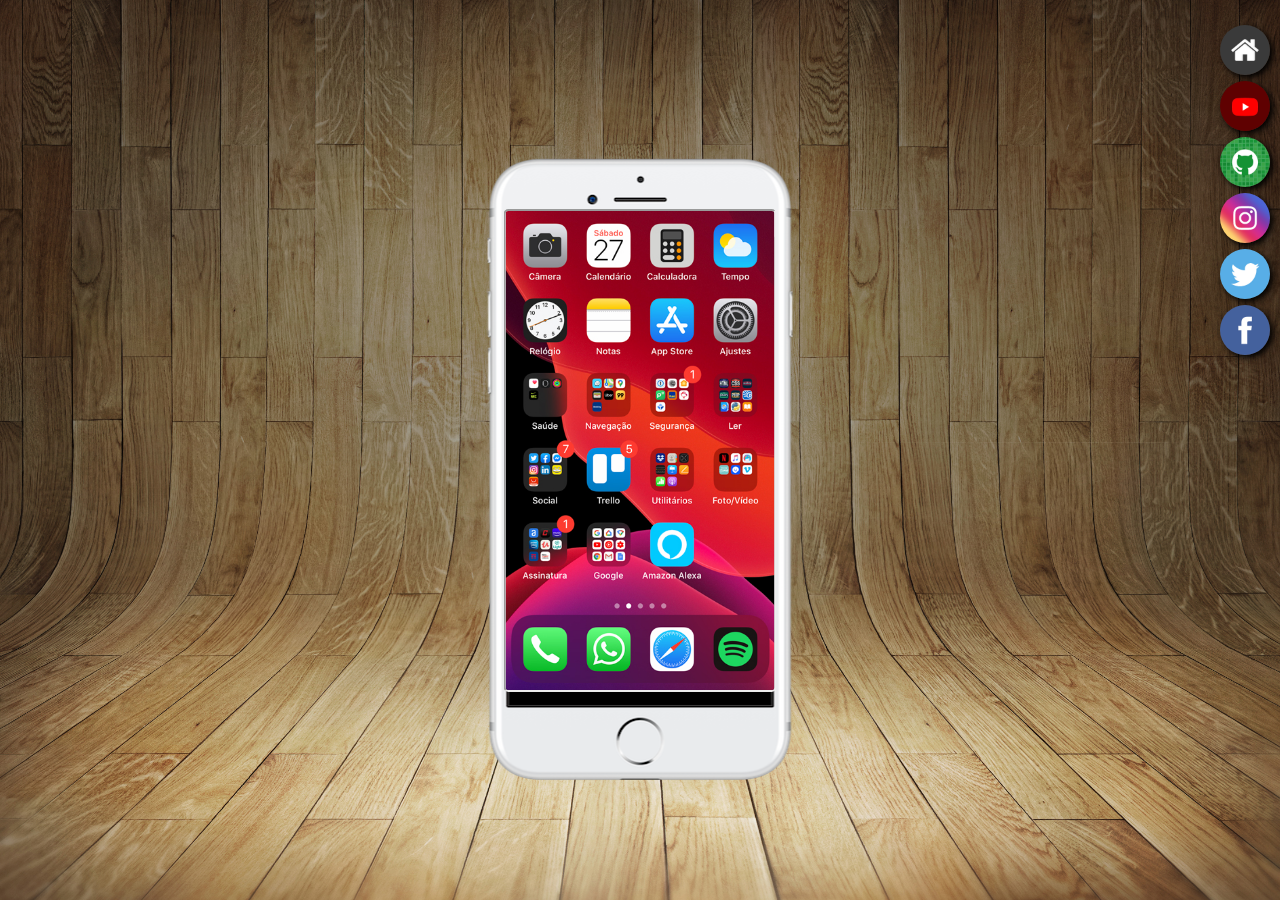
<file: index.html>
<!DOCTYPE html>
    <html lang="pt-br">
        <head>
            <link rel="shortcut icon" href="pacote-d013/favicon.ico" type="image/x-icon">
            <link rel="stylesheet" href="style.css">
            <meta charset="UTF-8">
            <meta name="viewport" content="width=device-width, initial-scale=1.0">
        <title>redes sociais</title>
</head>
        <body>
                <section class="iphone">

                </section>
                <article class="redes">
                        <br>
                        <a target="tela" href="home.html"><img src="pacote-d013/imagens/logo-home.jpg" alt=""></a>
                        <br>
                        <buttom><a target="tela" href="yt.html"><img src="pacote-d013/imagens/logo-youtube.jpg" alt=""></a></buttom>
                        <br>
                        <buttom><a target="tela" href="git.html"><img src="pacote-d013/imagens/logo-github.jpg" alt=""></a></buttom>
                        <br>
                        <buttom><a target="tela" href="insta.html"><img src="pacote-d013/imagens/logo-instagram.jpg" alt=""></a></buttom>
                        <br>
                        <buttom><a target="tela" href="twit.html"><img src="pacote-d013/imagens/logo-twitter.jpg" alt=""></a></buttom>
                        <br>
                        <buttom><a target="tela" href="face.html"><img src="pacote-d013/imagens/logo-facebook.jpg" alt=""></a></buttom>


                </article>
        <iframe class="home" name="tela" width="269px" height="479px" src="home.html" frameborder="1">
                seu navegador nao e compativel
        </iframe>

        </body>
</html>
</file>
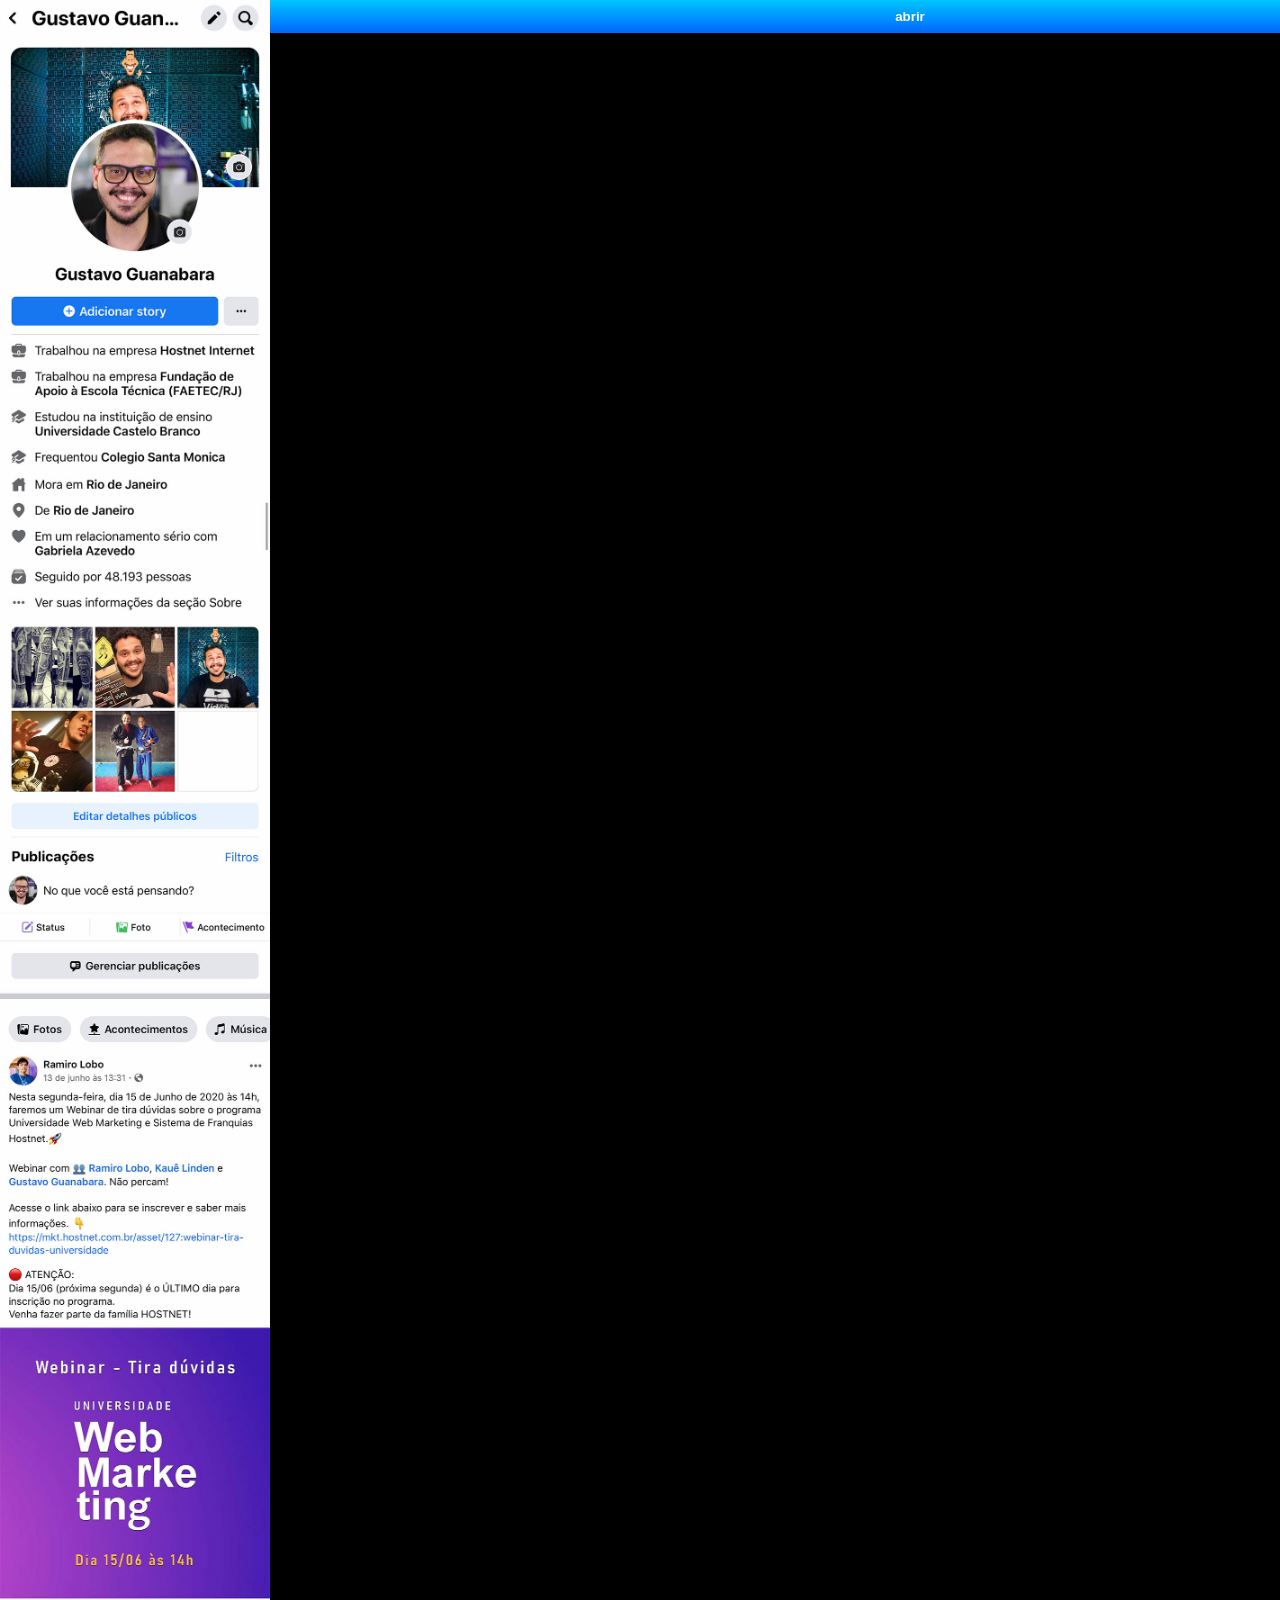
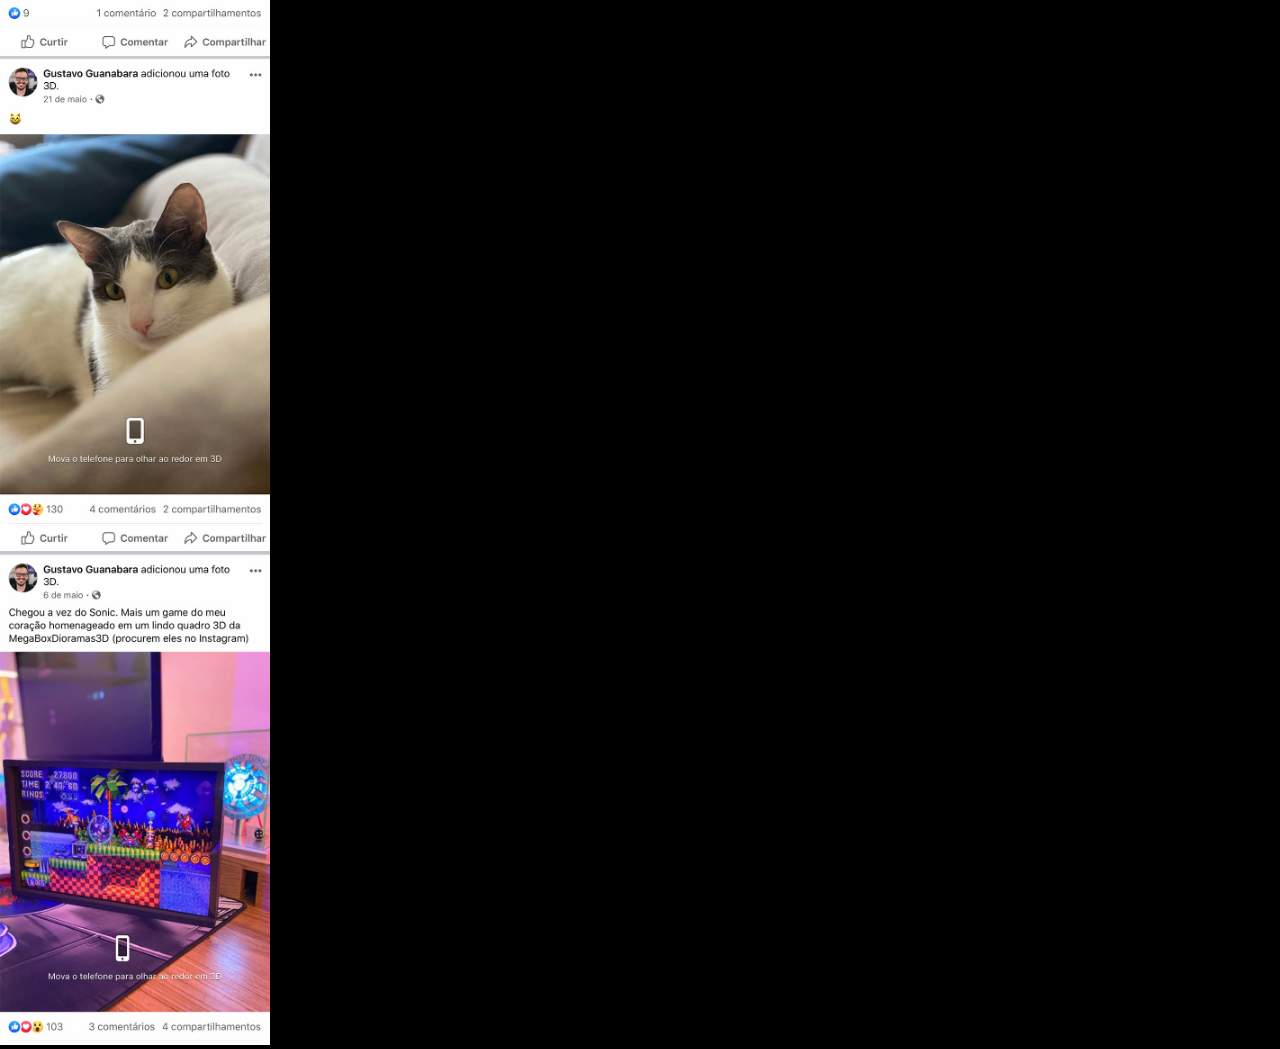
<file: face.html>
<!DOCTYPE html>
<html lang="pt-br">
<head>
    <style>
    </style>
   <link rel="stylesheet" href="redes.css">
    <meta charset="UTF-8">
    <meta name="viewport" content="width=device-width, initial-scale=1.0">
    <title>face</title>
</head>
<body>
    <img width="270vw"   src="pacote-d013/imagens/tela-facebook.jpg" alt="">
   <a target="_blank" href="https://www.facebook.com/gustavoguanabara/?locale=pt_BR"><button class="faceboock">abrir</button></a>
</body>
</html>
</file>
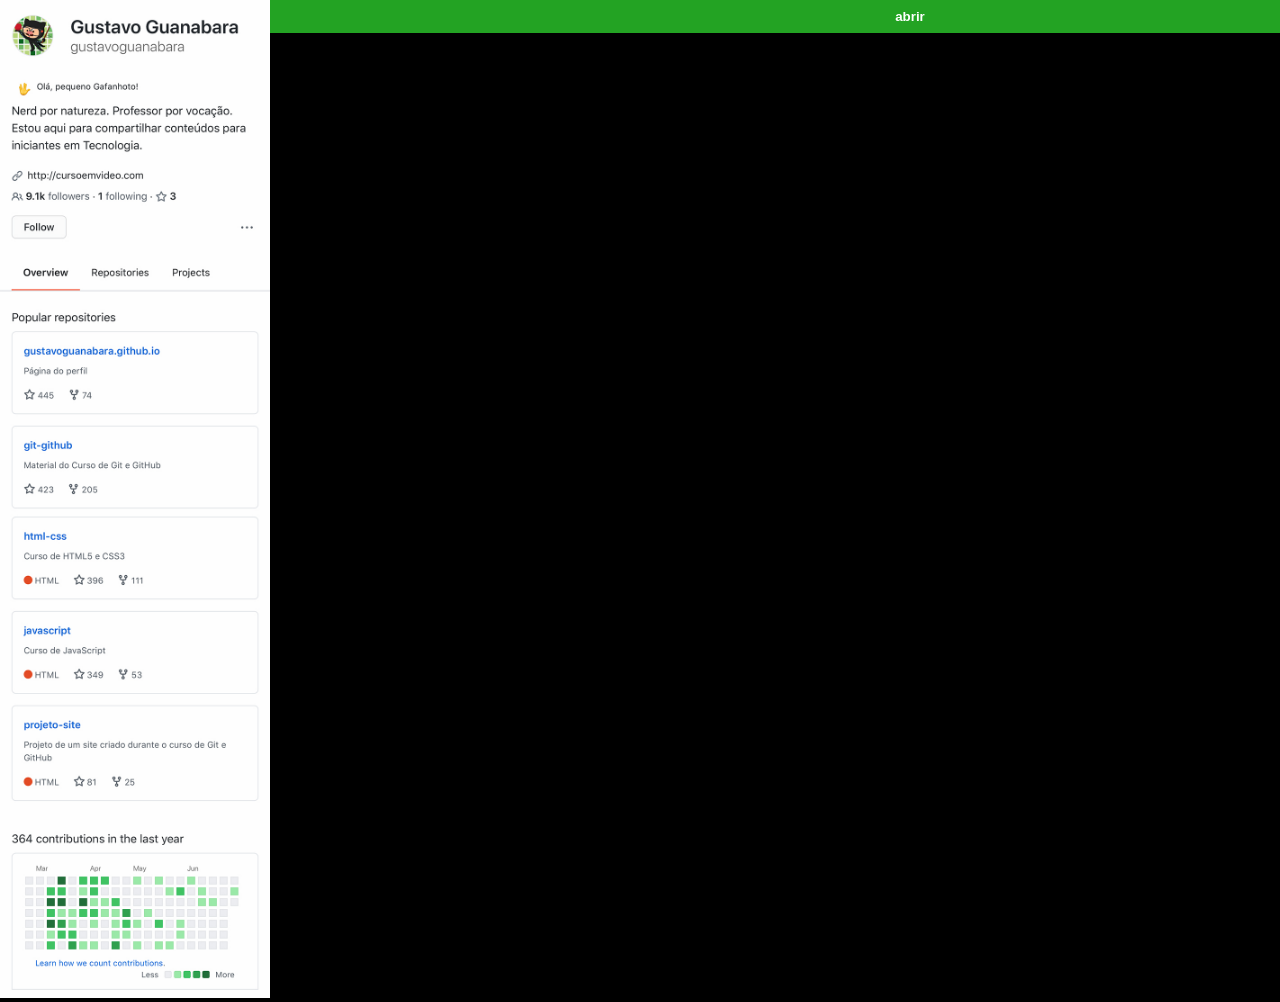
<file: git.html>
<!DOCTYPE html>
<html lang="pt-br">
<head>
<link rel="stylesheet" href="redes.css">
    <meta charset="UTF-8">
    <meta name="viewport" content="width=device-width, initial-scale=1.0">
    <title>face</title>
</head>
<body>
    <img width="270vw"   src="pacote-d013/imagens/tela-github.jpg" alt="">
   <a target="_blank" href="https://github.com/gustavoguanabara"><button class="git">abrir</button></a>
</body>
</html>
</file>
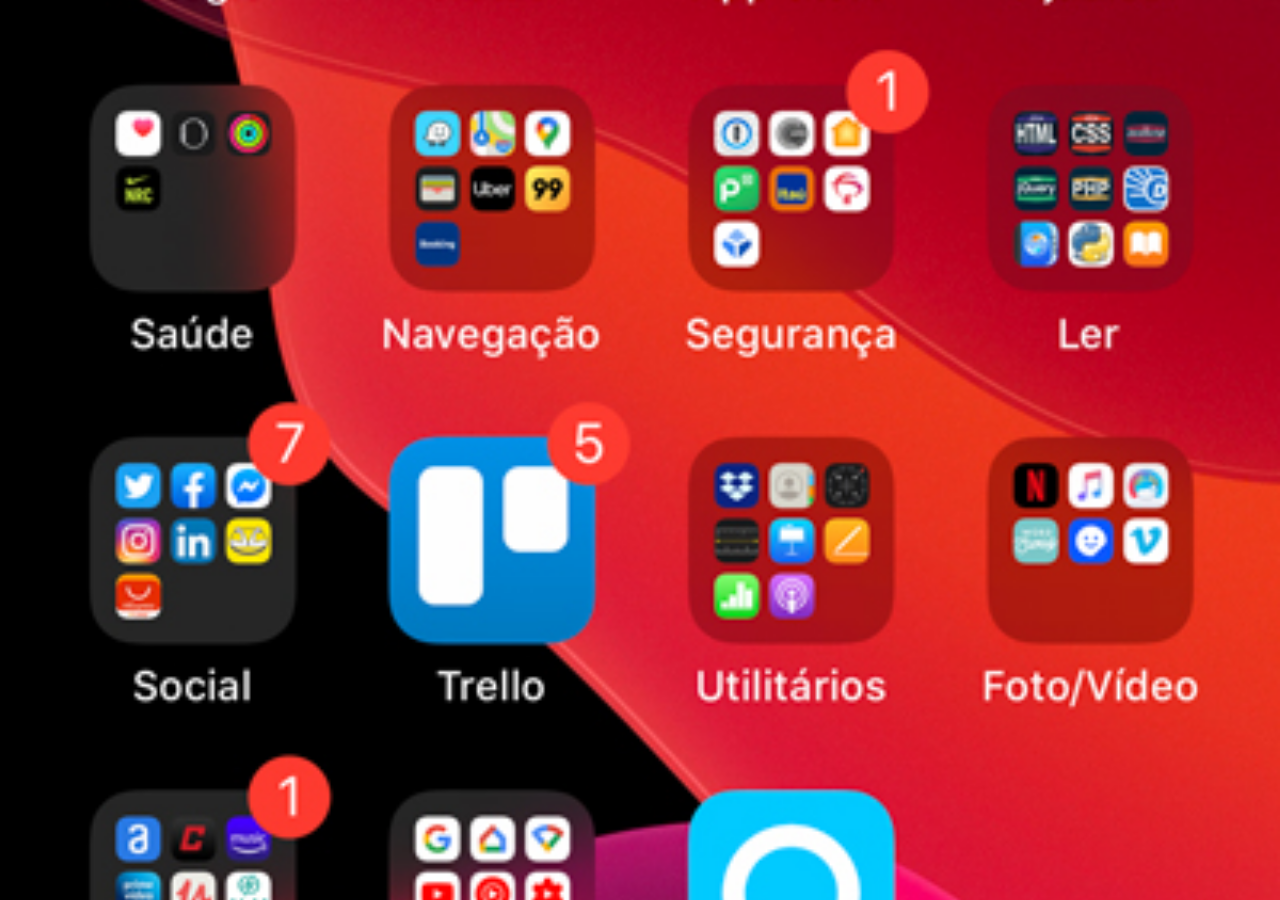
<file: home.html>
<!DOCTYPE html>
<html lang="pt-br">
<head>
    <style>
        *{
            margin: 0px;
            padding: 0px;
        }
       body{
        height: 100vh;
        width: 100vw;
        background-image: url("pacote-d013/imagens/tela-home.jpg");
        background-size: cover;
        background-position: center center;
       }
    </style>
    <meta charset="UTF-8">
    <meta name="viewport" content="width=device-width, initial-scale=1.0">
    <title>home</title>
</head>
<body>
</body>
</html>
</file>
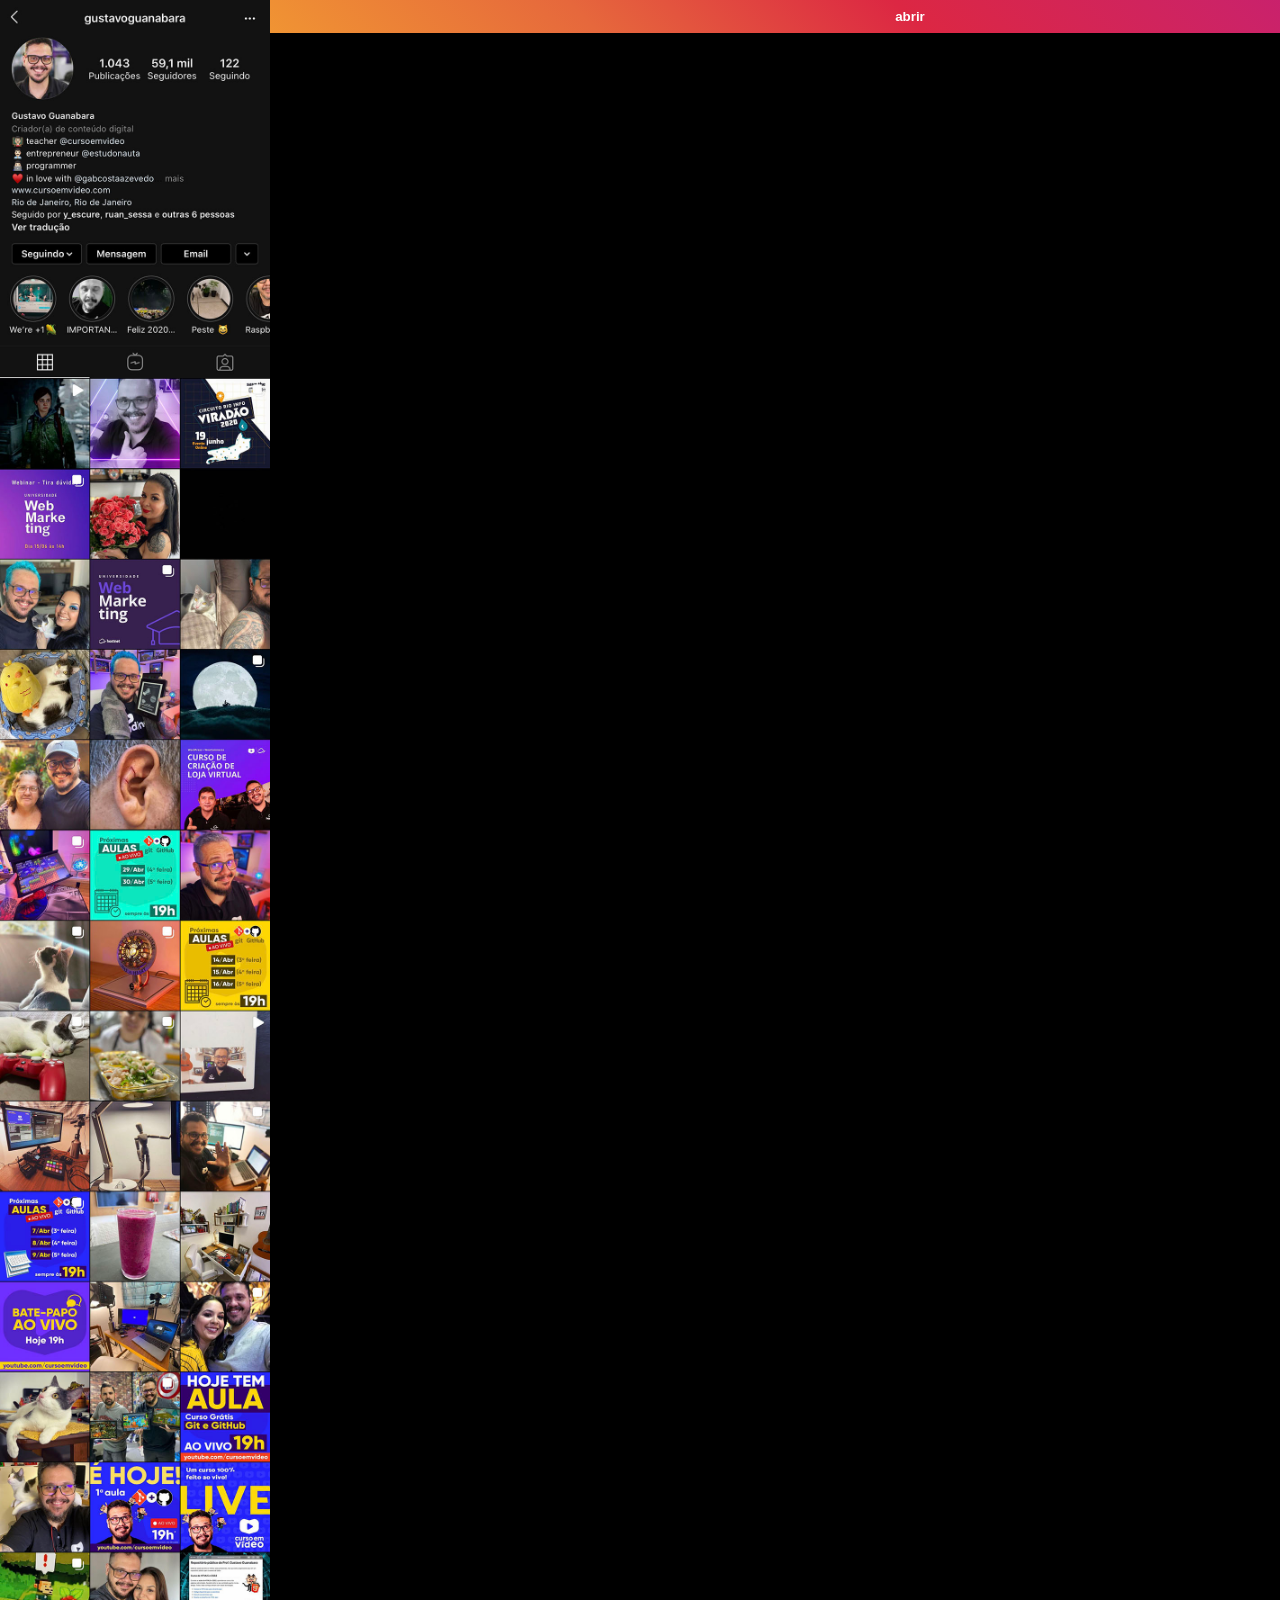
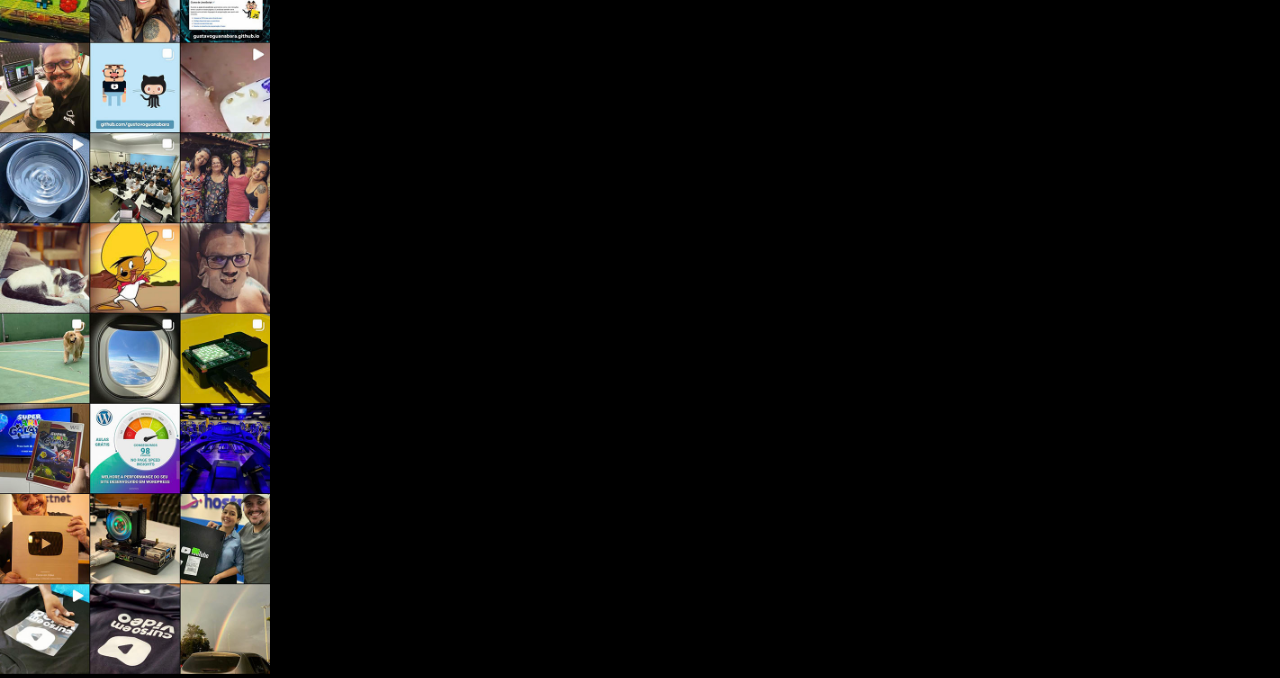
<file: insta.html>
<!DOCTYPE html>
<html lang="pt-br">
<head>
  <link rel="stylesheet" href="redes.css">
    <meta charset="UTF-8">
    <meta name="viewport" content="width=device-width, initial-scale=1.0">
    <title>face</title>
</head>
<body>
    <img  width="270vw"   src="pacote-d013/imagens/tela-instagram.jpg" alt="">
    <a target="_blank" href="https://www.instagram.com/gustavoguanabara/"><button class="insta">abrir</button></a>
</body>
</html>
</file>
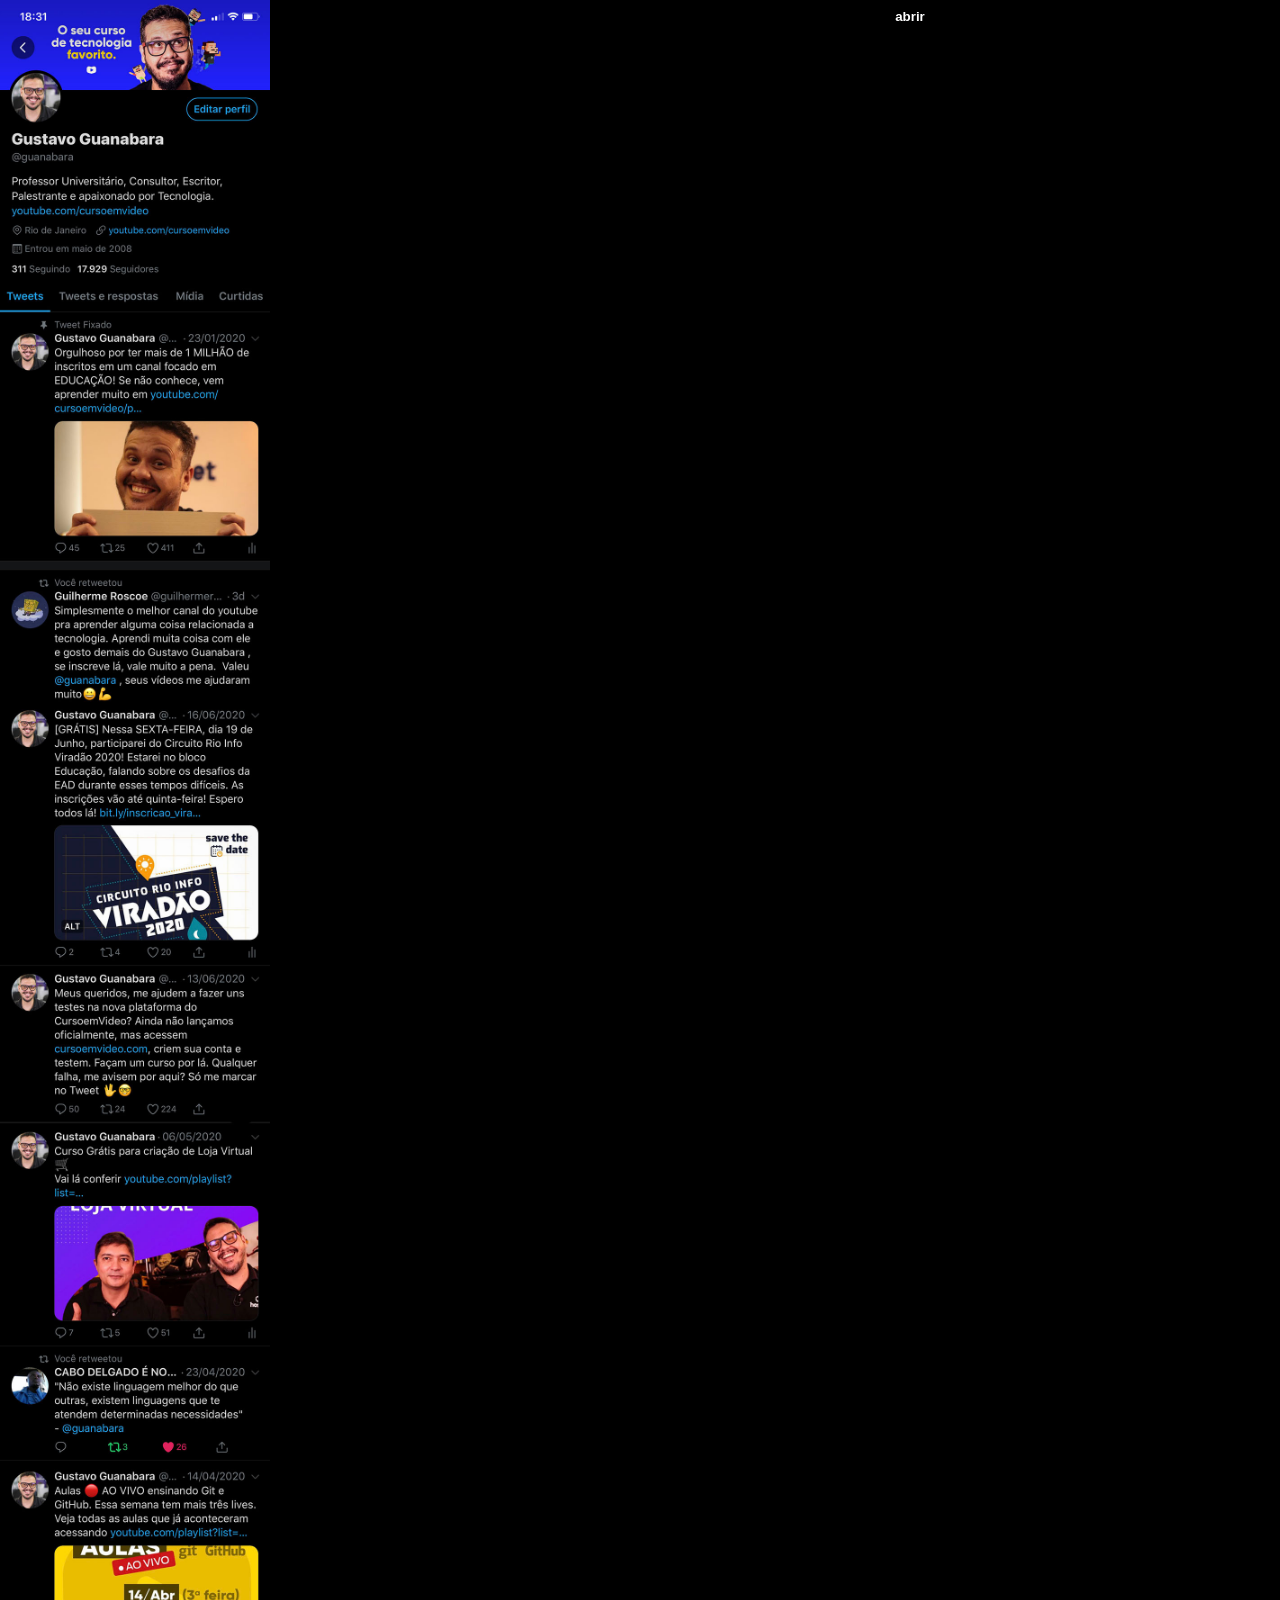
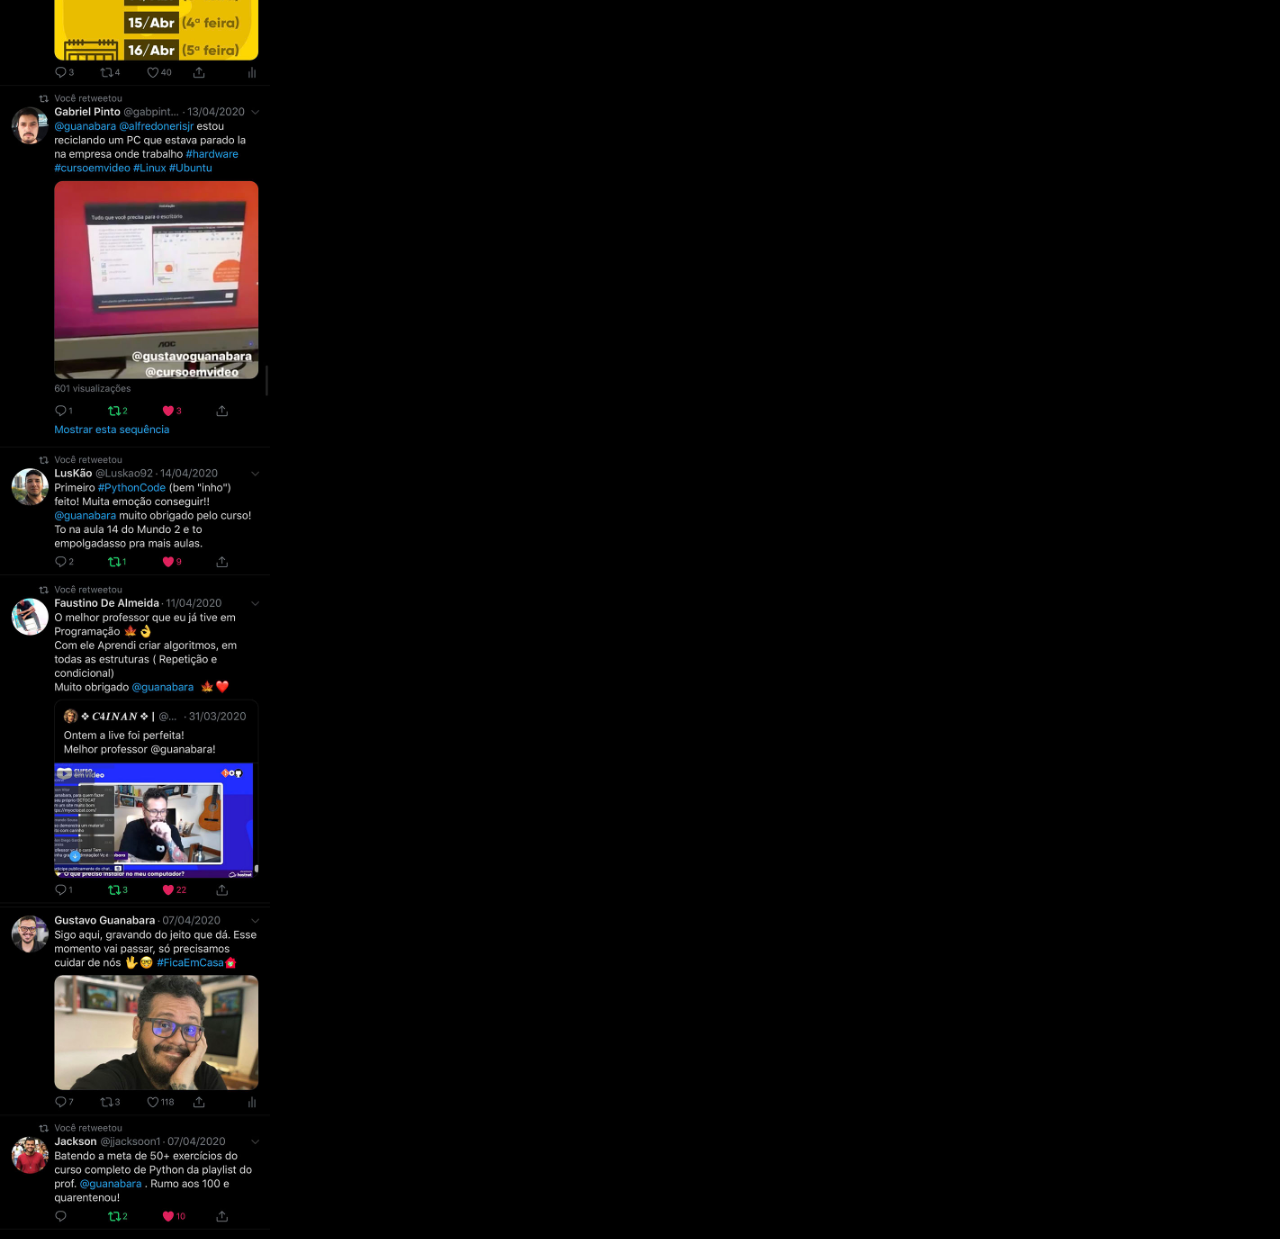
<file: twit.html>
<!DOCTYPE html>
<html lang="pt-br">
<head>
    <style>
    </style>
    <link rel="stylesheet" href="redes.css">
    <meta charset="UTF-8">
    <meta name="viewport" content="width=device-width, initial-scale=1.0">
    <title>face</title>
</head>
<body>
    <img width="270vw"   src="pacote-d013/imagens/tela-twitter.jpg" alt="">
    <a target="_blank" href="https://x.com/guanabara"><button style="background-color: black;">abrir</button></a>
</body>
</html>
</file>
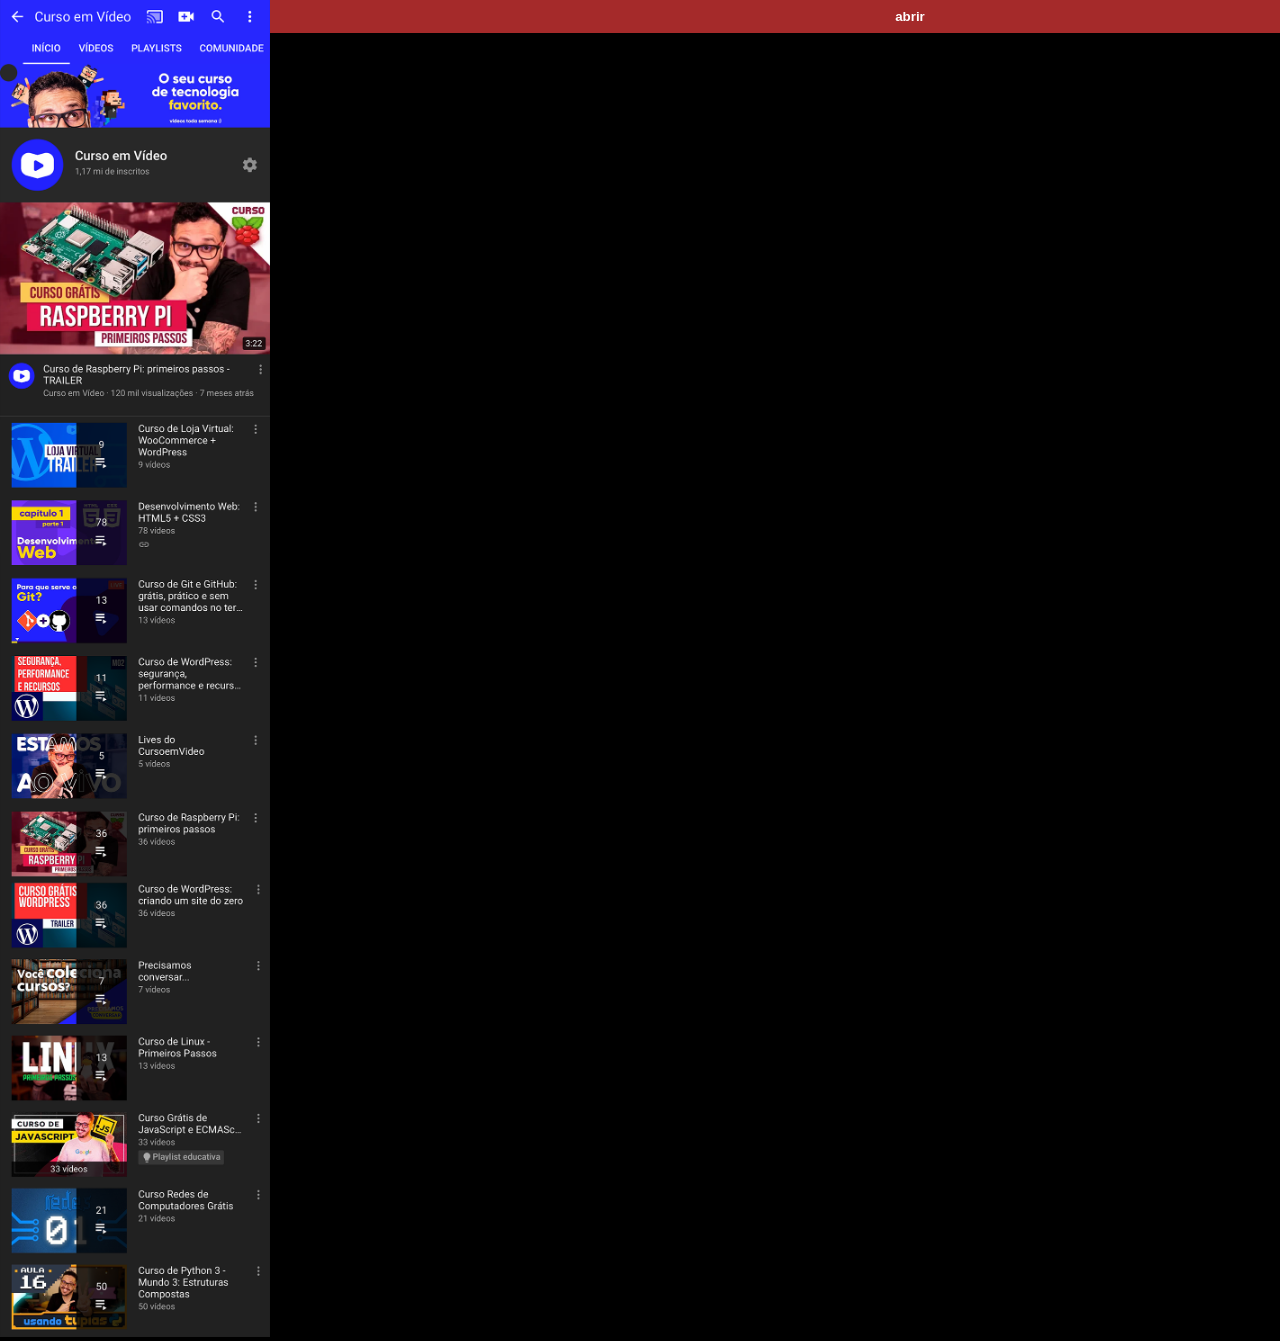
<file: yt.html>
<!DOCTYPE html>
<html lang="pt-br">
<head>
 <link rel="stylesheet" href="redes.css">
    <meta charset="UTF-8">
    <meta name="viewport" content="width=device-width, initial-scale=1.0">
    <title>face</title>
</head>
<body>
        <img width="270vw"   src="pacote-d013/imagens/tela-youtube.png" alt="">
   <a target="_blank" href="https://www.youtube.com/@tvguanabarainfo"><button>abrir</button></a>

</body>
</html>
</file>
<file: style.css>
@font-face {
    font-family:"8-bit" ;
    src: url("fontes/8-bit-hud.ttf") format("truetype");
}

*{
    margin: 0px;
    padding: 0px;
    font-family: "8-bit";
}

p{
    text-align: right;
    font-size: 10px;
    color: azure;
}
 body{
    background-color: black;
    background-image: url("pacote-d013/imagens/fundo-madeira.jpg");
    background-attachment: fixed;
    background-size: cover;
    background-size:cover ;
}
.iphone{
    background-image: url("pacote-d013/imagens/frame-iphone.png");
    background-repeat:no-repeat ;
    position: absolute;
    height: 678px;
    width: 311px;
    top: 55%;
    left: 50%;
    transform: translate(-50%,-50%);
}
iframe{
    border-radius: 5px;
    background-position: center center;
    background-size: cover;
}
a{
    line-height: 3.5em;
}
img{
    box-shadow: 3px 3px 6px black;
    width: 50px;
    height: 50px;
    border-radius: 50%;
    position: absolute;
    right: 10px;
}
/*
COM PROBLEMA SE N PASSAR O CURSOR EXATAMENTE EM CIMA
a :hover{
    box-shadow: 10px 10px 6px black;
    transform: translate(-10px,-10px);
    border:5px solid white ;
    box-sizing: border-box;
    transition: transform 0.1s, border 0.4s;
}
*/
/*ABAIXO FOI FEITO COM IA */
a:hover img {
    box-shadow: 10px 10px 6px black;
    transform: translate(-10px, -10px);
    border: 5px solid white; /* Substitui a borda transparente pela branca sem tremer */
}
.home{
    position: absolute;
    top: 50%;
    left: 50%;
    transform: translate(-50% ,-49.9%)

}
    
.redes{
    background-attachment: fixed;
    position: fixed;
    right: 0px;
    top: 0px;
    height: 97%;
    width: 10vw;
    background-color: transparent;

}
</file>
<file: redes.css>
@charset "UTF-8";
*{
            margin: 0px;
            padding: 0px;
        }
::-webkit-scrollbar{
            width: 0px;
            height: 0px;
        }
        
*{
            margin: 0px;
            padding: 0px;
        }
a{
            color: white;
            text-decoration:none ;
            font-weight :bolder;
        }
a:hover img {
            box-shadow: 10px 10px 6px black;
            transform: translate(-10px, -10px);
            border: 5px solid white; /* Substitui a borda transparente pela branca sem tremer */
            transition: transform 1s , border 0.1s;
    }
    
button:hover{
            background-color: red;
        }
button{
            padding: 9px;
            color: white;
            text-decoration:none ;
            font-weight :bolder;
            border: none;
            width: 100vw;
            background-color: brown;
            position: absolute;
        }
.faceboock{
            padding: 9px;
            color: white;
            text-decoration:none ;
            font-weight :bolder;
            border: none;
            width: 100vw;
            background-image: linear-gradient(to top, #0066FF, #00C6FF);
            position: absolute;
        }
.faceboock:hover{
            background-image: linear-gradient(to top, #0343a3, #029dc8);
        }
.insta{
            padding: 9px;
            color: white;
            text-decoration:none ;
            font-weight :bolder;
            border: none;
            width: 100vw;
            background-image: linear-gradient(45deg,  #f09433 , #e6683c , #dc2743 , #cc2366 , #bc1888);
            position: absolute;

        }
.git{
            background-color: rgb(35, 163, 35);
        }
.git:hover{
        background-color: green;
        }
body{
            background-color: black;
       }
</file>
